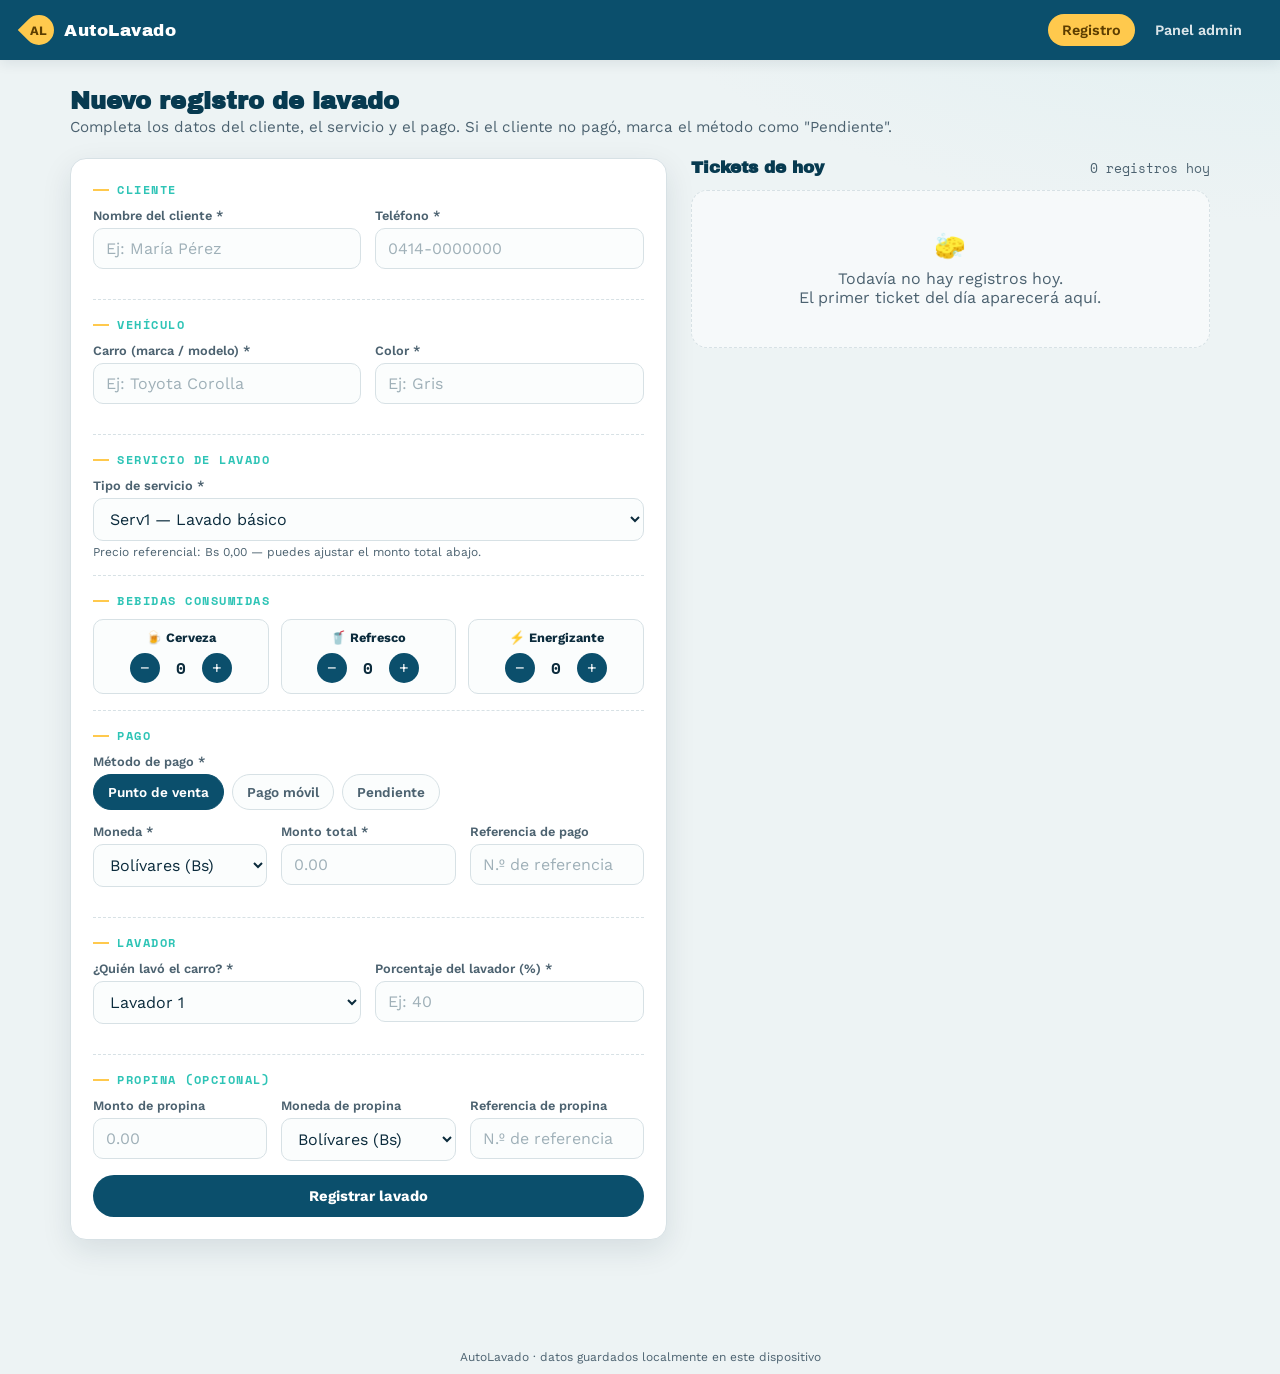
<file: autolavado/index.html>
<!DOCTYPE html>
<html lang="es">
<head>
<meta charset="UTF-8">
<meta name="viewport" content="width=device-width, initial-scale=1.0">
<title>AutoLavado — Registro</title>
<style>
/* =========================================================
   AutoLavado — Sistema de registro y panel administrativo
   Paleta: agua/jabón (azul profundo + turquesa + amarillo espuma)
   ========================================================= */

@import url('https://fonts.googleapis.com/css2?family=Archivo+Black&family=Work+Sans:wght@400;500;600;700&family=Space+Mono:wght@400;700&display=swap');

:root{
  --bg: #EDF3F4;
  --bg-soft: #E1ECEE;
  --surface: #FFFFFF;
  --ink: #0B2B3C;
  --ink-soft: #4C6270;
  --primary: #0B4F6C;
  --primary-dark: #073A50;
  --accent: #FFC94D;
  --accent-ink: #5C3D00;
  --aqua: #2EC4B6;
  --danger: #E4572E;
  --danger-bg: #FDEAE3;
  --success: #2E933C;
  --success-bg: #E6F4E8;
  --pending: #E08E00;
  --pending-bg: #FFF3DC;
  --border: #D7E1E5;
  --radius: 16px;
  --radius-sm: 10px;
  --shadow: 0 10px 30px rgba(11,43,60,0.10);
  --shadow-sm: 0 4px 12px rgba(11,43,60,0.08);
  --font-display: 'Archivo Black', 'Work Sans', sans-serif;
  --font-body: 'Work Sans', sans-serif;
  --font-mono: 'Space Mono', monospace;
}

*, *::before, *::after{ box-sizing: border-box; }

html{ scroll-behavior: smooth; }

body{
  margin:0;
  font-family: var(--font-body);
  color: var(--ink);
  background:
    radial-gradient(1200px 600px at 100% -10%, #DCEEF0 0%, transparent 60%),
    var(--bg);
  min-height: 100vh;
  -webkit-font-smoothing: antialiased;
}

a{ color: inherit; }

button, input, select, textarea{ font-family: inherit; font-size: 1rem; }

/* ---------- Header / nav ---------- */
.top-nav{
  position: sticky;
  top:0;
  z-index: 40;
  display:flex;
  align-items:center;
  justify-content:space-between;
  padding: 14px 24px;
  background: var(--primary);
  color:#fff;
  box-shadow: var(--shadow-sm);
}
.brand{
  display:flex;
  align-items:center;
  gap:10px;
  font-family: var(--font-display);
  letter-spacing: 0.5px;
  font-size: 1.05rem;
  text-decoration:none;
  color:#fff;
}
.brand .drop{
  width: 30px; height: 30px;
  display:grid; place-items:center;
  background: var(--accent);
  border-radius: 50% 50% 50% 0;
  transform: rotate(45deg);
  color: var(--accent-ink);
  font-family: var(--font-body);
  font-weight: 700;
  font-size: .8rem;
}
.brand .drop span{ transform: rotate(-45deg); }

.nav-links{ display:flex; gap:6px; }
.nav-links a{
  text-decoration:none;
  color: rgba(255,255,255,0.85);
  font-weight:600;
  font-size:.9rem;
  padding: 8px 14px;
  border-radius: 999px;
  transition: background .15s ease, color .15s ease;
}
.nav-links a:hover{ background: rgba(255,255,255,0.12); color:#fff; }
.nav-links a.active{ background: var(--accent); color: var(--accent-ink); }

/* ---------- Layout ---------- */
.page{
  max-width: 1180px;
  margin: 0 auto;
  padding: 28px 20px 80px;
}
.page-head{
  margin-bottom: 22px;
}
.page-head h1{
  font-family: var(--font-display);
  font-size: 1.5rem;
  margin: 0 0 4px;
  color: var(--primary-dark);
}
.page-head p{
  margin:0;
  color: var(--ink-soft);
  font-size: .95rem;
}

.grid-2{
  display:grid;
  grid-template-columns: minmax(0,1.15fr) minmax(0,1fr);
  gap: 24px;
  align-items:start;
}
@media (max-width: 900px){
  .grid-2{ grid-template-columns: 1fr; }
}

/* ---------- Card / secciones de formulario ---------- */
.card{
  background: var(--surface);
  border-radius: var(--radius);
  box-shadow: var(--shadow);
  padding: 22px;
  border: 1px solid var(--border);
}

.form-section{
  border-top: 1px dashed var(--border);
  padding-top: 16px;
  margin-top: 16px;
}
.form-section:first-of-type{ border-top:none; margin-top:0; padding-top:0; }

.section-eyebrow{
  font-family: var(--font-mono);
  font-size: .72rem;
  letter-spacing: 1.5px;
  text-transform: uppercase;
  color: var(--aqua);
  font-weight:700;
  display:flex;
  align-items:center;
  gap:8px;
  margin-bottom: 10px;
}
.section-eyebrow::before{
  content:"";
  width: 16px; height: 2px;
  background: var(--accent);
  display:inline-block;
}

.field-row{
  display:grid;
  grid-template-columns: repeat(2, 1fr);
  gap: 14px;
}
.field-row.thirds{ grid-template-columns: repeat(3, 1fr); }
@media (max-width: 560px){
  .field-row, .field-row.thirds{ grid-template-columns: 1fr; }
}

label{
  display:block;
  font-size: .8rem;
  font-weight: 600;
  color: var(--ink-soft);
  margin-bottom: 5px;
}
.field{ margin-bottom: 14px; }

input[type=text], input[type=tel], input[type=number], input[type=date], select, textarea{
  width:100%;
  padding: 10px 12px;
  border: 1.5px solid var(--border);
  border-radius: var(--radius-sm);
  background: #FBFDFD;
  color: var(--ink);
  outline: none;
  transition: border-color .15s ease, box-shadow .15s ease;
}
input:focus, select:focus, textarea:focus{
  border-color: var(--primary);
  box-shadow: 0 0 0 3px rgba(11,79,108,0.12);
}
input::placeholder{ color: #9FB0B8; }

.hint{ font-size: .75rem; color: var(--ink-soft); margin-top: 4px; }

/* Segmented control (método de pago) */
.segmented{
  display:flex;
  gap: 8px;
  flex-wrap: wrap;
}
.segmented input{ display:none; }
.segmented label{
  margin:0;
  cursor:pointer;
  padding: 9px 14px;
  border-radius: 999px;
  border: 1.5px solid var(--border);
  background: #FBFDFD;
  font-size: .85rem;
  font-weight:600;
  color: var(--ink-soft);
  transition: all .15s ease;
}
.segmented input:checked + label{
  background: var(--primary);
  border-color: var(--primary);
  color:#fff;
}
.segmented input[value="pendiente"]:checked + label{
  background: var(--pending);
  border-color: var(--pending);
}

/* Contador de bebidas */
.drink-grid{
  display:grid;
  grid-template-columns: repeat(3, 1fr);
  gap: 12px;
}
@media (max-width: 560px){ .drink-grid{ grid-template-columns: 1fr; } }
.drink-card{
  border: 1.5px solid var(--border);
  border-radius: var(--radius-sm);
  padding: 10px 12px;
  text-align:center;
  background: #FBFDFD;
}
.drink-card .drink-label{
  font-size: .8rem;
  font-weight:700;
  color: var(--ink);
  margin-bottom: 8px;
  display:flex;
  align-items:center;
  justify-content:center;
  gap:6px;
}
.stepper{
  display:flex;
  align-items:center;
  justify-content:center;
  gap: 10px;
}
.stepper button{
  width: 30px; height:30px;
  border-radius: 50%;
  border: none;
  background: var(--primary);
  color:#fff;
  font-size: 1rem;
  cursor:pointer;
  line-height:1;
}
.stepper button:hover{ background: var(--primary-dark); }
.stepper span{
  font-family: var(--font-mono);
  font-weight:700;
  min-width: 22px;
  display:inline-block;
}

/* ---------- Botones ---------- */
.btn{
  display:inline-flex;
  align-items:center;
  justify-content:center;
  gap:8px;
  border:none;
  border-radius: 999px;
  padding: 12px 22px;
  font-weight: 700;
  font-size: .92rem;
  cursor:pointer;
  transition: transform .1s ease, background .15s ease, box-shadow .15s ease;
}
.btn:active{ transform: scale(0.97); }
.btn-primary{ background: var(--primary); color:#fff; }
.btn-primary:hover{ background: var(--primary-dark); }
.btn-accent{ background: var(--accent); color: var(--accent-ink); }
.btn-accent:hover{ filter: brightness(0.96); }
.btn-ghost{ background: transparent; color: var(--primary); border: 1.5px solid var(--border); }
.btn-ghost:hover{ border-color: var(--primary); }
.btn-danger{ background: var(--danger-bg); color: var(--danger); }
.btn-danger:hover{ background: #FADCD2; }
.btn-sm{ padding: 7px 14px; font-size: .78rem; }
.btn-block{ width:100%; }

/* ---------- Tickets ---------- */
.tickets-head{
  display:flex;
  align-items:baseline;
  justify-content:space-between;
  margin-bottom: 12px;
}
.tickets-head h2{
  font-family: var(--font-display);
  font-size: 1.05rem;
  color: var(--primary-dark);
  margin:0;
}
.tickets-head .count{
  font-family: var(--font-mono);
  font-size: .8rem;
  color: var(--ink-soft);
}

.ticket-list{ display:flex; flex-direction:column; gap: 22px; }

.ticket{
  position:relative;
  background: var(--surface);
  border-radius: var(--radius-sm) var(--radius-sm) 0 0;
  box-shadow: var(--shadow-sm);
  padding: 18px 18px 22px;
  border: 1px solid var(--border);
  border-bottom: none;
}
.ticket::after{
  content:"";
  position:absolute;
  left:0; right:0; bottom:-16px;
  height:16px;
  background-image: radial-gradient(circle at 8px 0, transparent 8px, var(--surface) 8.5px);
  background-size: 16px 16px;
  background-repeat: repeat-x;
  filter: drop-shadow(0 8px 6px rgba(11,43,60,0.05));
}
.ticket-top{
  display:flex;
  justify-content:space-between;
  align-items:flex-start;
  gap: 10px;
}
.ticket-client{ font-weight:700; font-size: 1rem; }
.ticket-sub{ font-size: .78rem; color: var(--ink-soft); margin-top:2px; }
.stamp{
  font-family: var(--font-mono);
  font-size: .68rem;
  font-weight:700;
  letter-spacing: 1px;
  padding: 5px 10px;
  border-radius: 6px;
  border: 2px solid currentColor;
  text-transform: uppercase;
  transform: rotate(3deg);
  white-space: nowrap;
}
.stamp.pagado{ color: var(--success); background: var(--success-bg); }
.stamp.pendiente{ color: var(--pending); background: var(--pending-bg); }

.ticket-divider{
  border-top: 1px dashed var(--border);
  margin: 12px 0;
}
.ticket-grid{
  display:grid;
  grid-template-columns: repeat(2, 1fr);
  gap: 6px 16px;
  font-size: .84rem;
}
.ticket-grid .lbl{ color: var(--ink-soft); }
.ticket-grid .val{ font-weight:600; text-align:right; }
.ticket-amount{
  font-family: var(--font-mono);
  font-weight:700;
  font-size: 1.05rem;
  color: var(--primary-dark);
}
.ticket-actions{ margin-top: 14px; display:flex; gap:8px; flex-wrap:wrap; }

.empty-state{
  text-align:center;
  padding: 40px 20px;
  color: var(--ink-soft);
  border: 1.5px dashed var(--border);
  border-radius: var(--radius);
  background: rgba(255,255,255,0.5);
}
.empty-state .icon{ font-size: 1.6rem; margin-bottom: 8px; }

/* Mini formulario inline (marcar pagado) */
.inline-pay-form{
  margin-top: 12px;
  padding: 12px;
  border-radius: var(--radius-sm);
  background: var(--bg-soft);
  display:none;
}
.inline-pay-form.open{ display:block; }

/* ---------- Toast ---------- */
.toast{
  position: fixed;
  bottom: 24px;
  left: 50%;
  transform: translateX(-50%) translateY(20px);
  background: var(--primary-dark);
  color:#fff;
  padding: 12px 20px;
  border-radius: 999px;
  font-weight:600;
  font-size: .88rem;
  box-shadow: var(--shadow);
  opacity:0;
  pointer-events:none;
  transition: all .25s ease;
  z-index: 100;
}
.toast.show{ opacity:1; transform: translateX(-50%) translateY(0); }

/* =========================================================
   PANEL ADMINISTRATIVO
   ========================================================= */
.admin-shell{
  display:grid;
  grid-template-columns: 220px 1fr;
  gap: 22px;
}
@media (max-width: 820px){
  .admin-shell{ grid-template-columns: 1fr; }
}
.admin-tabs{
  display:flex;
  flex-direction:column;
  gap:4px;
  background: var(--surface);
  border: 1px solid var(--border);
  border-radius: var(--radius);
  padding: 10px;
  height: fit-content;
  box-shadow: var(--shadow-sm);
}
@media (max-width: 820px){
  .admin-tabs{ flex-direction:row; overflow-x:auto; }
}
.admin-tab-btn{
  text-align:left;
  background:transparent;
  border:none;
  padding: 10px 12px;
  border-radius: var(--radius-sm);
  font-weight:600;
  color: var(--ink-soft);
  cursor:pointer;
  font-size: .88rem;
  white-space:nowrap;
}
.admin-tab-btn:hover{ background: var(--bg-soft); }
.admin-tab-btn.active{ background: var(--primary); color:#fff; }

.admin-panel{ display:none; }
.admin-panel.active{ display:block; }

.kpi-grid{
  display:grid;
  grid-template-columns: repeat(4, 1fr);
  gap: 14px;
  margin-bottom: 22px;
}
@media (max-width: 900px){ .kpi-grid{ grid-template-columns: repeat(2,1fr); } }
@media (max-width: 480px){ .kpi-grid{ grid-template-columns: 1fr; } }
.kpi{
  background: var(--surface);
  border: 1px solid var(--border);
  border-radius: var(--radius-sm);
  padding: 16px;
  box-shadow: var(--shadow-sm);
}
.kpi .kpi-label{
  font-family: var(--font-mono);
  font-size: .68rem;
  text-transform: uppercase;
  letter-spacing: 1px;
  color: var(--aqua);
  font-weight:700;
}
.kpi .kpi-value{
  font-family: var(--font-display);
  font-size: 1.35rem;
  color: var(--primary-dark);
  margin-top: 6px;
}
.kpi .kpi-sub{ font-size: .74rem; color: var(--ink-soft); margin-top:2px; }

.filters-bar{
  display:flex;
  flex-wrap:wrap;
  gap: 10px;
  align-items:flex-end;
  background: var(--surface);
  border: 1px solid var(--border);
  border-radius: var(--radius-sm);
  padding: 14px;
  margin-bottom: 18px;
}
.filters-bar .field{ margin-bottom:0; min-width: 140px; }

.table-wrap{
  overflow-x:auto;
  background: var(--surface);
  border: 1px solid var(--border);
  border-radius: var(--radius-sm);
  box-shadow: var(--shadow-sm);
}
table{ width:100%; border-collapse: collapse; font-size: .82rem; min-width: 900px; }
thead th{
  text-align:left;
  background: var(--bg-soft);
  color: var(--primary-dark);
  font-family: var(--font-mono);
  font-size: .68rem;
  text-transform: uppercase;
  letter-spacing: .6px;
  padding: 10px 12px;
  border-bottom: 1px solid var(--border);
  white-space:nowrap;
}
tbody td{
  padding: 10px 12px;
  border-bottom: 1px solid var(--border);
  vertical-align: middle;
  white-space:nowrap;
}
tbody tr:last-child td{ border-bottom:none; }
tbody tr:hover{ background: rgba(46,196,182,0.05); }

.badge{
  display:inline-block;
  padding: 3px 9px;
  border-radius: 999px;
  font-size: .7rem;
  font-weight:700;
}
.badge.pagado{ background: var(--success-bg); color: var(--success); }
.badge.pendiente{ background: var(--pending-bg); color: var(--pending); }

.row-actions{ display:flex; gap:6px; }

.manager-head{
  display:flex;
  justify-content:space-between;
  align-items:center;
  margin-bottom: 14px;
}
.manager-head h2{
  font-family: var(--font-display);
  font-size: 1.1rem;
  color: var(--primary-dark);
  margin:0;
}

.manage-list{ display:flex; flex-direction:column; gap:10px; }
.manage-item{
  display:flex;
  align-items:center;
  gap:12px;
  background: var(--surface);
  border: 1px solid var(--border);
  border-radius: var(--radius-sm);
  padding: 12px 14px;
  box-shadow: var(--shadow-sm);
  flex-wrap:wrap;
}
.manage-item .mi-fields{
  display:flex;
  gap:10px;
  flex:1;
  flex-wrap:wrap;
}
.manage-item .mi-fields .field{ margin-bottom:0; min-width: 120px; flex:1; }

/* Modal */
.modal-backdrop{
  position:fixed; inset:0;
  background: rgba(11,43,60,0.45);
  display:none;
  align-items:center;
  justify-content:center;
  z-index: 90;
  padding: 20px;
}
.modal-backdrop.open{ display:flex; }
.modal{
  background:#fff;
  border-radius: var(--radius);
  padding: 22px;
  max-width: 420px;
  width:100%;
  box-shadow: var(--shadow);
}
.modal h3{ font-family: var(--font-display); color: var(--primary-dark); margin-top:0; }
.modal-actions{ display:flex; gap:10px; justify-content:flex-end; margin-top: 16px; }

footer.small-print{
  text-align:center;
  color: var(--ink-soft);
  font-size: .75rem;
  padding: 30px 20px 10px;
}

</style>
</head>
<body>

<nav class="top-nav">
  <a href="index.html" class="brand"><span class="drop"><span>AL</span></span> AutoLavado</a>
  <div class="nav-links">
    <a href="index.html" class="active">Registro</a>
    <a href="admin.html">Panel admin</a>
  </div>
</nav>

<div class="page">
  <div class="page-head">
    <h1>Nuevo registro de lavado</h1>
    <p>Completa los datos del cliente, el servicio y el pago. Si el cliente no pagó, marca el método como "Pendiente".</p>
  </div>

  <div class="grid-2">
    <!-- ============ FORMULARIO ============ -->
    <div class="card">
      <form id="form-registro">

        <div class="form-section">
          <div class="section-eyebrow">Cliente</div>
          <div class="field-row">
            <div class="field">
              <label for="clienteNombre">Nombre del cliente *</label>
              <input type="text" id="clienteNombre" required placeholder="Ej: María Pérez">
            </div>
            <div class="field">
              <label for="clienteTelefono">Teléfono *</label>
              <input type="tel" id="clienteTelefono" required placeholder="0414-0000000">
            </div>
          </div>
        </div>

        <div class="form-section">
          <div class="section-eyebrow">Vehículo</div>
          <div class="field-row">
            <div class="field">
              <label for="carroModelo">Carro (marca / modelo) *</label>
              <input type="text" id="carroModelo" required placeholder="Ej: Toyota Corolla">
            </div>
            <div class="field">
              <label for="carroColor">Color *</label>
              <input type="text" id="carroColor" required placeholder="Ej: Gris">
            </div>
          </div>
        </div>

        <div class="form-section">
          <div class="section-eyebrow">Servicio de lavado</div>
          <div class="field">
            <label for="servicioSelect">Tipo de servicio *</label>
            <select id="servicioSelect" required></select>
            <div class="hint" id="servicioPrecioHint"></div>
          </div>
        </div>

        <div class="form-section">
          <div class="section-eyebrow">Bebidas consumidas</div>
          <div class="drink-grid">
            <div class="drink-card">
              <div class="drink-label">🍺 Cerveza</div>
              <div class="stepper">
                <button type="button" data-drink="cerveza" data-op="-">−</button>
                <span id="qty-cerveza">0</span>
                <button type="button" data-drink="cerveza" data-op="+">+</button>
              </div>
            </div>
            <div class="drink-card">
              <div class="drink-label">🥤 Refresco</div>
              <div class="stepper">
                <button type="button" data-drink="refresco" data-op="-">−</button>
                <span id="qty-refresco">0</span>
                <button type="button" data-drink="refresco" data-op="+">+</button>
              </div>
            </div>
            <div class="drink-card">
              <div class="drink-label">⚡ Energizante</div>
              <div class="stepper">
                <button type="button" data-drink="energizante" data-op="-">−</button>
                <span id="qty-energizante">0</span>
                <button type="button" data-drink="energizante" data-op="+">+</button>
              </div>
            </div>
          </div>
        </div>

        <div class="form-section">
          <div class="section-eyebrow">Pago</div>
          <div class="field">
            <label>Método de pago *</label>
            <div class="segmented" id="metodoPagoGroup">
              <input type="radio" name="metodoPago" id="metodo-punto" value="punto" checked>
              <label for="metodo-punto">Punto de venta</label>
              <input type="radio" name="metodoPago" id="metodo-movil" value="movil">
              <label for="metodo-movil">Pago móvil</label>
              <input type="radio" name="metodoPago" id="metodo-pendiente" value="pendiente">
              <label for="metodo-pendiente">Pendiente</label>
            </div>
          </div>
          <div class="field-row thirds">
            <div class="field">
              <label for="monedaPago">Moneda *</label>
              <select id="monedaPago" required>
                <option value="Bs">Bolívares (Bs)</option>
                <option value="USD">Dólares ($)</option>
              </select>
            </div>
            <div class="field">
              <label for="montoTotal">Monto total *</label>
              <input type="number" id="montoTotal" min="0" step="0.01" required placeholder="0.00">
            </div>
            <div class="field" id="referenciaWrap">
              <label for="referenciaPago">Referencia de pago</label>
              <input type="text" id="referenciaPago" placeholder="N.º de referencia">
            </div>
          </div>
        </div>

        <div class="form-section">
          <div class="section-eyebrow">Lavador</div>
          <div class="field-row">
            <div class="field">
              <label for="lavadorSelect">¿Quién lavó el carro? *</label>
              <select id="lavadorSelect" required></select>
            </div>
            <div class="field">
              <label for="porcentajeLavador">Porcentaje del lavador (%) *</label>
              <input type="number" id="porcentajeLavador" min="0" max="100" step="1" required placeholder="Ej: 40">
            </div>
          </div>
        </div>

        <div class="form-section">
          <div class="section-eyebrow">Propina (opcional)</div>
          <div class="field-row thirds">
            <div class="field">
              <label for="propinaMonto">Monto de propina</label>
              <input type="number" id="propinaMonto" min="0" step="0.01" placeholder="0.00">
            </div>
            <div class="field">
              <label for="propinaMoneda">Moneda de propina</label>
              <select id="propinaMoneda">
                <option value="Bs">Bolívares (Bs)</option>
                <option value="USD">Dólares ($)</option>
              </select>
            </div>
            <div class="field">
              <label for="propinaReferencia">Referencia de propina</label>
              <input type="text" id="propinaReferencia" placeholder="N.º de referencia">
            </div>
          </div>
        </div>

        <button type="submit" class="btn btn-primary btn-block">Registrar lavado</button>
      </form>
    </div>

    <!-- ============ TICKETS DEL DÍA ============ -->
    <div>
      <div class="tickets-head">
        <h2>Tickets de hoy</h2>
        <span class="count" id="ticketsCount">0 registros</span>
      </div>
      <div class="ticket-list" id="ticketList"></div>
    </div>
  </div>
</div>

<div class="toast" id="toast"></div>

<footer class="small-print">AutoLavado · datos guardados localmente en este dispositivo</footer>

<script src="js/data.js"></script>
<script src="js/registro.js"></script>
</body>
</html>
</file>
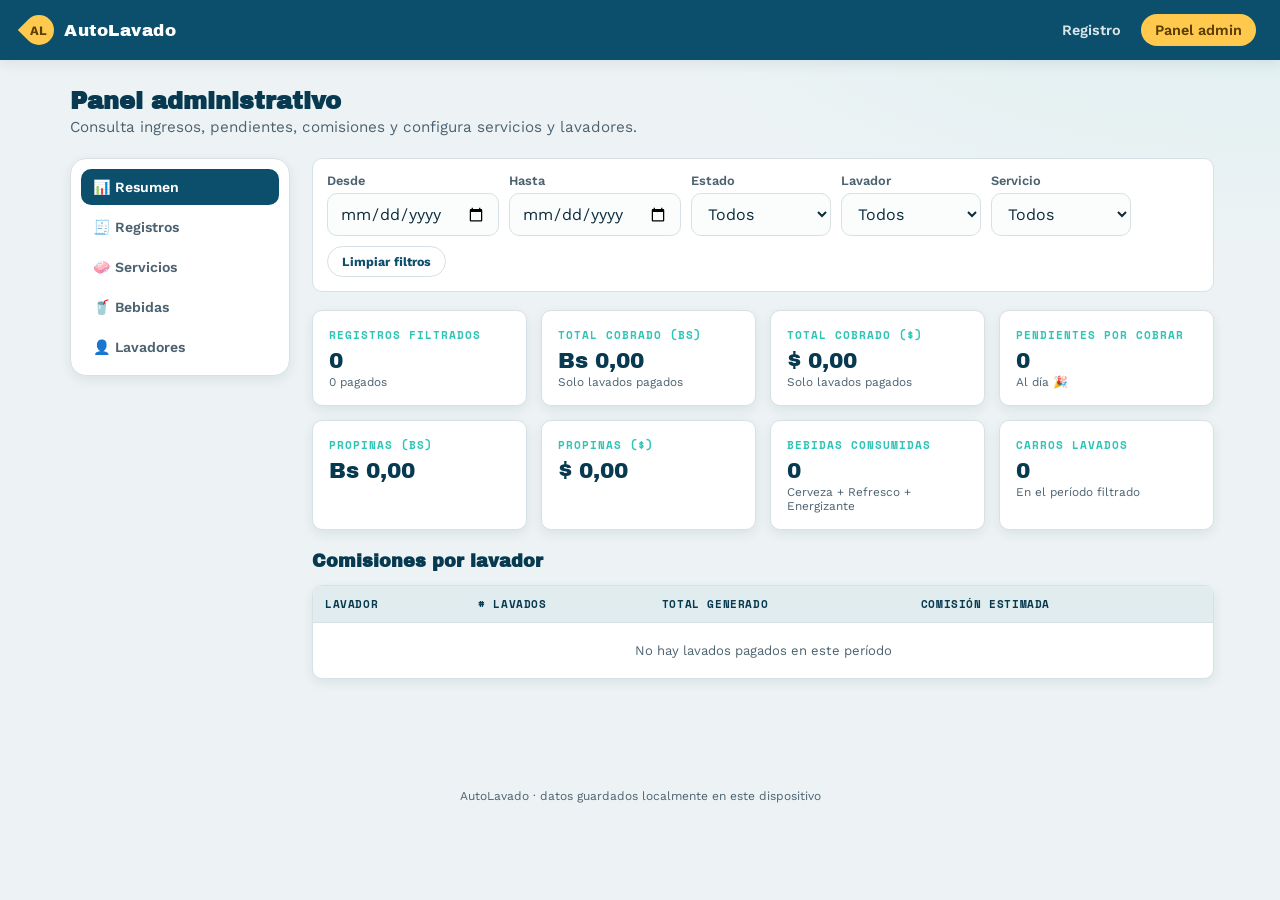
<file: autolavado/admin.html>
<!DOCTYPE html>
<html lang="es">
<head>
<meta charset="UTF-8">
<meta name="viewport" content="width=device-width, initial-scale=1.0">
<title>AutoLavado — Panel administrativo</title>
<style>
/* =========================================================
   AutoLavado — Sistema de registro y panel administrativo
   Paleta: agua/jabón (azul profundo + turquesa + amarillo espuma)
   ========================================================= */

@import url('https://fonts.googleapis.com/css2?family=Archivo+Black&family=Work+Sans:wght@400;500;600;700&family=Space+Mono:wght@400;700&display=swap');

:root{
  --bg: #EDF3F4;
  --bg-soft: #E1ECEE;
  --surface: #FFFFFF;
  --ink: #0B2B3C;
  --ink-soft: #4C6270;
  --primary: #0B4F6C;
  --primary-dark: #073A50;
  --accent: #FFC94D;
  --accent-ink: #5C3D00;
  --aqua: #2EC4B6;
  --danger: #E4572E;
  --danger-bg: #FDEAE3;
  --success: #2E933C;
  --success-bg: #E6F4E8;
  --pending: #E08E00;
  --pending-bg: #FFF3DC;
  --border: #D7E1E5;
  --radius: 16px;
  --radius-sm: 10px;
  --shadow: 0 10px 30px rgba(11,43,60,0.10);
  --shadow-sm: 0 4px 12px rgba(11,43,60,0.08);
  --font-display: 'Archivo Black', 'Work Sans', sans-serif;
  --font-body: 'Work Sans', sans-serif;
  --font-mono: 'Space Mono', monospace;
}

*, *::before, *::after{ box-sizing: border-box; }

html{ scroll-behavior: smooth; }

body{
  margin:0;
  font-family: var(--font-body);
  color: var(--ink);
  background:
    radial-gradient(1200px 600px at 100% -10%, #DCEEF0 0%, transparent 60%),
    var(--bg);
  min-height: 100vh;
  -webkit-font-smoothing: antialiased;
}

a{ color: inherit; }

button, input, select, textarea{ font-family: inherit; font-size: 1rem; }

/* ---------- Header / nav ---------- */
.top-nav{
  position: sticky;
  top:0;
  z-index: 40;
  display:flex;
  align-items:center;
  justify-content:space-between;
  padding: 14px 24px;
  background: var(--primary);
  color:#fff;
  box-shadow: var(--shadow-sm);
}
.brand{
  display:flex;
  align-items:center;
  gap:10px;
  font-family: var(--font-display);
  letter-spacing: 0.5px;
  font-size: 1.05rem;
  text-decoration:none;
  color:#fff;
}
.brand .drop{
  width: 30px; height: 30px;
  display:grid; place-items:center;
  background: var(--accent);
  border-radius: 50% 50% 50% 0;
  transform: rotate(45deg);
  color: var(--accent-ink);
  font-family: var(--font-body);
  font-weight: 700;
  font-size: .8rem;
}
.brand .drop span{ transform: rotate(-45deg); }

.nav-links{ display:flex; gap:6px; }
.nav-links a{
  text-decoration:none;
  color: rgba(255,255,255,0.85);
  font-weight:600;
  font-size:.9rem;
  padding: 8px 14px;
  border-radius: 999px;
  transition: background .15s ease, color .15s ease;
}
.nav-links a:hover{ background: rgba(255,255,255,0.12); color:#fff; }
.nav-links a.active{ background: var(--accent); color: var(--accent-ink); }

/* ---------- Layout ---------- */
.page{
  max-width: 1180px;
  margin: 0 auto;
  padding: 28px 20px 80px;
}
.page-head{
  margin-bottom: 22px;
}
.page-head h1{
  font-family: var(--font-display);
  font-size: 1.5rem;
  margin: 0 0 4px;
  color: var(--primary-dark);
}
.page-head p{
  margin:0;
  color: var(--ink-soft);
  font-size: .95rem;
}

.grid-2{
  display:grid;
  grid-template-columns: minmax(0,1.15fr) minmax(0,1fr);
  gap: 24px;
  align-items:start;
}
@media (max-width: 900px){
  .grid-2{ grid-template-columns: 1fr; }
}

/* ---------- Card / secciones de formulario ---------- */
.card{
  background: var(--surface);
  border-radius: var(--radius);
  box-shadow: var(--shadow);
  padding: 22px;
  border: 1px solid var(--border);
}

.form-section{
  border-top: 1px dashed var(--border);
  padding-top: 16px;
  margin-top: 16px;
}
.form-section:first-of-type{ border-top:none; margin-top:0; padding-top:0; }

.section-eyebrow{
  font-family: var(--font-mono);
  font-size: .72rem;
  letter-spacing: 1.5px;
  text-transform: uppercase;
  color: var(--aqua);
  font-weight:700;
  display:flex;
  align-items:center;
  gap:8px;
  margin-bottom: 10px;
}
.section-eyebrow::before{
  content:"";
  width: 16px; height: 2px;
  background: var(--accent);
  display:inline-block;
}

.field-row{
  display:grid;
  grid-template-columns: repeat(2, 1fr);
  gap: 14px;
}
.field-row.thirds{ grid-template-columns: repeat(3, 1fr); }
@media (max-width: 560px){
  .field-row, .field-row.thirds{ grid-template-columns: 1fr; }
}

label{
  display:block;
  font-size: .8rem;
  font-weight: 600;
  color: var(--ink-soft);
  margin-bottom: 5px;
}
.field{ margin-bottom: 14px; }

input[type=text], input[type=tel], input[type=number], input[type=date], select, textarea{
  width:100%;
  padding: 10px 12px;
  border: 1.5px solid var(--border);
  border-radius: var(--radius-sm);
  background: #FBFDFD;
  color: var(--ink);
  outline: none;
  transition: border-color .15s ease, box-shadow .15s ease;
}
input:focus, select:focus, textarea:focus{
  border-color: var(--primary);
  box-shadow: 0 0 0 3px rgba(11,79,108,0.12);
}
input::placeholder{ color: #9FB0B8; }

.hint{ font-size: .75rem; color: var(--ink-soft); margin-top: 4px; }

/* Segmented control (método de pago) */
.segmented{
  display:flex;
  gap: 8px;
  flex-wrap: wrap;
}
.segmented input{ display:none; }
.segmented label{
  margin:0;
  cursor:pointer;
  padding: 9px 14px;
  border-radius: 999px;
  border: 1.5px solid var(--border);
  background: #FBFDFD;
  font-size: .85rem;
  font-weight:600;
  color: var(--ink-soft);
  transition: all .15s ease;
}
.segmented input:checked + label{
  background: var(--primary);
  border-color: var(--primary);
  color:#fff;
}
.segmented input[value="pendiente"]:checked + label{
  background: var(--pending);
  border-color: var(--pending);
}

/* Contador de bebidas */
.drink-grid{
  display:grid;
  grid-template-columns: repeat(3, 1fr);
  gap: 12px;
}
@media (max-width: 560px){ .drink-grid{ grid-template-columns: 1fr; } }
.drink-card{
  border: 1.5px solid var(--border);
  border-radius: var(--radius-sm);
  padding: 10px 12px;
  text-align:center;
  background: #FBFDFD;
}
.drink-card .drink-label{
  font-size: .8rem;
  font-weight:700;
  color: var(--ink);
  margin-bottom: 8px;
  display:flex;
  align-items:center;
  justify-content:center;
  gap:6px;
}
.stepper{
  display:flex;
  align-items:center;
  justify-content:center;
  gap: 10px;
}
.stepper button{
  width: 30px; height:30px;
  border-radius: 50%;
  border: none;
  background: var(--primary);
  color:#fff;
  font-size: 1rem;
  cursor:pointer;
  line-height:1;
}
.stepper button:hover{ background: var(--primary-dark); }
.stepper span{
  font-family: var(--font-mono);
  font-weight:700;
  min-width: 22px;
  display:inline-block;
}

/* ---------- Botones ---------- */
.btn{
  display:inline-flex;
  align-items:center;
  justify-content:center;
  gap:8px;
  border:none;
  border-radius: 999px;
  padding: 12px 22px;
  font-weight: 700;
  font-size: .92rem;
  cursor:pointer;
  transition: transform .1s ease, background .15s ease, box-shadow .15s ease;
}
.btn:active{ transform: scale(0.97); }
.btn-primary{ background: var(--primary); color:#fff; }
.btn-primary:hover{ background: var(--primary-dark); }
.btn-accent{ background: var(--accent); color: var(--accent-ink); }
.btn-accent:hover{ filter: brightness(0.96); }
.btn-ghost{ background: transparent; color: var(--primary); border: 1.5px solid var(--border); }
.btn-ghost:hover{ border-color: var(--primary); }
.btn-danger{ background: var(--danger-bg); color: var(--danger); }
.btn-danger:hover{ background: #FADCD2; }
.btn-sm{ padding: 7px 14px; font-size: .78rem; }
.btn-block{ width:100%; }

/* ---------- Tickets ---------- */
.tickets-head{
  display:flex;
  align-items:baseline;
  justify-content:space-between;
  margin-bottom: 12px;
}
.tickets-head h2{
  font-family: var(--font-display);
  font-size: 1.05rem;
  color: var(--primary-dark);
  margin:0;
}
.tickets-head .count{
  font-family: var(--font-mono);
  font-size: .8rem;
  color: var(--ink-soft);
}

.ticket-list{ display:flex; flex-direction:column; gap: 22px; }

.ticket{
  position:relative;
  background: var(--surface);
  border-radius: var(--radius-sm) var(--radius-sm) 0 0;
  box-shadow: var(--shadow-sm);
  padding: 18px 18px 22px;
  border: 1px solid var(--border);
  border-bottom: none;
}
.ticket::after{
  content:"";
  position:absolute;
  left:0; right:0; bottom:-16px;
  height:16px;
  background-image: radial-gradient(circle at 8px 0, transparent 8px, var(--surface) 8.5px);
  background-size: 16px 16px;
  background-repeat: repeat-x;
  filter: drop-shadow(0 8px 6px rgba(11,43,60,0.05));
}
.ticket-top{
  display:flex;
  justify-content:space-between;
  align-items:flex-start;
  gap: 10px;
}
.ticket-client{ font-weight:700; font-size: 1rem; }
.ticket-sub{ font-size: .78rem; color: var(--ink-soft); margin-top:2px; }
.stamp{
  font-family: var(--font-mono);
  font-size: .68rem;
  font-weight:700;
  letter-spacing: 1px;
  padding: 5px 10px;
  border-radius: 6px;
  border: 2px solid currentColor;
  text-transform: uppercase;
  transform: rotate(3deg);
  white-space: nowrap;
}
.stamp.pagado{ color: var(--success); background: var(--success-bg); }
.stamp.pendiente{ color: var(--pending); background: var(--pending-bg); }

.ticket-divider{
  border-top: 1px dashed var(--border);
  margin: 12px 0;
}
.ticket-grid{
  display:grid;
  grid-template-columns: repeat(2, 1fr);
  gap: 6px 16px;
  font-size: .84rem;
}
.ticket-grid .lbl{ color: var(--ink-soft); }
.ticket-grid .val{ font-weight:600; text-align:right; }
.ticket-amount{
  font-family: var(--font-mono);
  font-weight:700;
  font-size: 1.05rem;
  color: var(--primary-dark);
}
.ticket-actions{ margin-top: 14px; display:flex; gap:8px; flex-wrap:wrap; }

.empty-state{
  text-align:center;
  padding: 40px 20px;
  color: var(--ink-soft);
  border: 1.5px dashed var(--border);
  border-radius: var(--radius);
  background: rgba(255,255,255,0.5);
}
.empty-state .icon{ font-size: 1.6rem; margin-bottom: 8px; }

/* Mini formulario inline (marcar pagado) */
.inline-pay-form{
  margin-top: 12px;
  padding: 12px;
  border-radius: var(--radius-sm);
  background: var(--bg-soft);
  display:none;
}
.inline-pay-form.open{ display:block; }

/* ---------- Toast ---------- */
.toast{
  position: fixed;
  bottom: 24px;
  left: 50%;
  transform: translateX(-50%) translateY(20px);
  background: var(--primary-dark);
  color:#fff;
  padding: 12px 20px;
  border-radius: 999px;
  font-weight:600;
  font-size: .88rem;
  box-shadow: var(--shadow);
  opacity:0;
  pointer-events:none;
  transition: all .25s ease;
  z-index: 100;
}
.toast.show{ opacity:1; transform: translateX(-50%) translateY(0); }

/* =========================================================
   PANEL ADMINISTRATIVO
   ========================================================= */
.admin-shell{
  display:grid;
  grid-template-columns: 220px 1fr;
  gap: 22px;
}
@media (max-width: 820px){
  .admin-shell{ grid-template-columns: 1fr; }
}
.admin-tabs{
  display:flex;
  flex-direction:column;
  gap:4px;
  background: var(--surface);
  border: 1px solid var(--border);
  border-radius: var(--radius);
  padding: 10px;
  height: fit-content;
  box-shadow: var(--shadow-sm);
}
@media (max-width: 820px){
  .admin-tabs{ flex-direction:row; overflow-x:auto; }
}
.admin-tab-btn{
  text-align:left;
  background:transparent;
  border:none;
  padding: 10px 12px;
  border-radius: var(--radius-sm);
  font-weight:600;
  color: var(--ink-soft);
  cursor:pointer;
  font-size: .88rem;
  white-space:nowrap;
}
.admin-tab-btn:hover{ background: var(--bg-soft); }
.admin-tab-btn.active{ background: var(--primary); color:#fff; }

.admin-panel{ display:none; }
.admin-panel.active{ display:block; }

.kpi-grid{
  display:grid;
  grid-template-columns: repeat(4, 1fr);
  gap: 14px;
  margin-bottom: 22px;
}
@media (max-width: 900px){ .kpi-grid{ grid-template-columns: repeat(2,1fr); } }
@media (max-width: 480px){ .kpi-grid{ grid-template-columns: 1fr; } }
.kpi{
  background: var(--surface);
  border: 1px solid var(--border);
  border-radius: var(--radius-sm);
  padding: 16px;
  box-shadow: var(--shadow-sm);
}
.kpi .kpi-label{
  font-family: var(--font-mono);
  font-size: .68rem;
  text-transform: uppercase;
  letter-spacing: 1px;
  color: var(--aqua);
  font-weight:700;
}
.kpi .kpi-value{
  font-family: var(--font-display);
  font-size: 1.35rem;
  color: var(--primary-dark);
  margin-top: 6px;
}
.kpi .kpi-sub{ font-size: .74rem; color: var(--ink-soft); margin-top:2px; }

.filters-bar{
  display:flex;
  flex-wrap:wrap;
  gap: 10px;
  align-items:flex-end;
  background: var(--surface);
  border: 1px solid var(--border);
  border-radius: var(--radius-sm);
  padding: 14px;
  margin-bottom: 18px;
}
.filters-bar .field{ margin-bottom:0; min-width: 140px; }

.table-wrap{
  overflow-x:auto;
  background: var(--surface);
  border: 1px solid var(--border);
  border-radius: var(--radius-sm);
  box-shadow: var(--shadow-sm);
}
table{ width:100%; border-collapse: collapse; font-size: .82rem; min-width: 900px; }
thead th{
  text-align:left;
  background: var(--bg-soft);
  color: var(--primary-dark);
  font-family: var(--font-mono);
  font-size: .68rem;
  text-transform: uppercase;
  letter-spacing: .6px;
  padding: 10px 12px;
  border-bottom: 1px solid var(--border);
  white-space:nowrap;
}
tbody td{
  padding: 10px 12px;
  border-bottom: 1px solid var(--border);
  vertical-align: middle;
  white-space:nowrap;
}
tbody tr:last-child td{ border-bottom:none; }
tbody tr:hover{ background: rgba(46,196,182,0.05); }

.badge{
  display:inline-block;
  padding: 3px 9px;
  border-radius: 999px;
  font-size: .7rem;
  font-weight:700;
}
.badge.pagado{ background: var(--success-bg); color: var(--success); }
.badge.pendiente{ background: var(--pending-bg); color: var(--pending); }

.row-actions{ display:flex; gap:6px; }

.manager-head{
  display:flex;
  justify-content:space-between;
  align-items:center;
  margin-bottom: 14px;
}
.manager-head h2{
  font-family: var(--font-display);
  font-size: 1.1rem;
  color: var(--primary-dark);
  margin:0;
}

.manage-list{ display:flex; flex-direction:column; gap:10px; }
.manage-item{
  display:flex;
  align-items:center;
  gap:12px;
  background: var(--surface);
  border: 1px solid var(--border);
  border-radius: var(--radius-sm);
  padding: 12px 14px;
  box-shadow: var(--shadow-sm);
  flex-wrap:wrap;
}
.manage-item .mi-fields{
  display:flex;
  gap:10px;
  flex:1;
  flex-wrap:wrap;
}
.manage-item .mi-fields .field{ margin-bottom:0; min-width: 120px; flex:1; }

/* Modal */
.modal-backdrop{
  position:fixed; inset:0;
  background: rgba(11,43,60,0.45);
  display:none;
  align-items:center;
  justify-content:center;
  z-index: 90;
  padding: 20px;
}
.modal-backdrop.open{ display:flex; }
.modal{
  background:#fff;
  border-radius: var(--radius);
  padding: 22px;
  max-width: 420px;
  width:100%;
  box-shadow: var(--shadow);
}
.modal h3{ font-family: var(--font-display); color: var(--primary-dark); margin-top:0; }
.modal-actions{ display:flex; gap:10px; justify-content:flex-end; margin-top: 16px; }

footer.small-print{
  text-align:center;
  color: var(--ink-soft);
  font-size: .75rem;
  padding: 30px 20px 10px;
}

</style>
</head>
<body>

<nav class="top-nav">
  <a href="index.html" class="brand"><span class="drop"><span>AL</span></span> AutoLavado</a>
  <div class="nav-links">
    <a href="index.html">Registro</a>
    <a href="admin.html" class="active">Panel admin</a>
  </div>
</nav>

<div class="page">
  <div class="page-head">
    <h1>Panel administrativo</h1>
    <p>Consulta ingresos, pendientes, comisiones y configura servicios y lavadores.</p>
  </div>

  <div class="admin-shell">
    <div class="admin-tabs">
      <button class="admin-tab-btn active" data-tab="resumen">📊 Resumen</button>
      <button class="admin-tab-btn" data-tab="registros">🧾 Registros</button>
      <button class="admin-tab-btn" data-tab="servicios">🧼 Servicios</button>
      <button class="admin-tab-btn" data-tab="bebidas">🥤 Bebidas</button>
      <button class="admin-tab-btn" data-tab="lavadores">👤 Lavadores</button>
    </div>

    <div>
      <!-- Filtros comunes -->
      <div class="filters-bar">
        <div class="field">
          <label for="filtroDesde">Desde</label>
          <input type="date" id="filtroDesde">
        </div>
        <div class="field">
          <label for="filtroHasta">Hasta</label>
          <input type="date" id="filtroHasta">
        </div>
        <div class="field">
          <label for="filtroEstado">Estado</label>
          <select id="filtroEstado">
            <option value="">Todos</option>
            <option value="PAGADO">Pagado</option>
            <option value="PENDIENTE">Pendiente</option>
          </select>
        </div>
        <div class="field">
          <label for="filtroLavador">Lavador</label>
          <select id="filtroLavador"><option value="">Todos</option></select>
        </div>
        <div class="field">
          <label for="filtroServicio">Servicio</label>
          <select id="filtroServicio"><option value="">Todos</option></select>
        </div>
        <button class="btn btn-ghost btn-sm" id="btnLimpiarFiltros">Limpiar filtros</button>
      </div>

      <!-- ===== Resumen ===== -->
      <div class="admin-panel active" id="panel-resumen">
        <div class="kpi-grid" id="kpiGrid"></div>
        <div class="manager-head"><h2>Comisiones por lavador</h2></div>
        <div class="table-wrap">
          <table>
            <thead>
              <tr><th>Lavador</th><th># Lavados</th><th>Total generado</th><th>Comisión estimada</th></tr>
            </thead>
            <tbody id="tablaComisiones"></tbody>
          </table>
        </div>
      </div>

      <!-- ===== Registros ===== -->
      <div class="admin-panel" id="panel-registros">
        <div class="manager-head">
          <h2>Todos los registros</h2>
          <span class="hint" id="registrosCount"></span>
        </div>
        <div class="table-wrap">
          <table>
            <thead>
              <tr>
                <th>Fecha</th><th>Cliente</th><th>Teléfono</th><th>Carro</th><th>Servicio</th>
                <th>Bebidas</th><th>Método</th><th>Referencia</th><th>Monto</th>
                <th>Lavador</th><th>%</th><th>Comisión</th><th>Propina</th><th>Estado</th><th>Acciones</th>
              </tr>
            </thead>
            <tbody id="tablaRegistros"></tbody>
          </table>
        </div>
      </div>

      <!-- ===== Servicios ===== -->
      <div class="admin-panel" id="panel-servicios">
        <div class="manager-head">
          <h2>Tipos de servicio</h2>
          <button class="btn btn-accent btn-sm" id="btnAddServicio">+ Agregar servicio</button>
        </div>
        <div class="manage-list" id="listaServicios"></div>
      </div>

      <!-- ===== Bebidas ===== -->
      <div class="admin-panel" id="panel-bebidas">
        <div class="manager-head">
          <h2>Precios de bebidas</h2>
        </div>
        <div class="manage-list" id="listaBebidas"></div>
      </div>

      <!-- ===== Lavadores ===== -->
      <div class="admin-panel" id="panel-lavadores">
        <div class="manager-head">
          <h2>Lavadores</h2>
          <button class="btn btn-accent btn-sm" id="btnAddLavador">+ Agregar lavador</button>
        </div>
        <div class="manage-list" id="listaLavadores"></div>
      </div>
    </div>
  </div>
</div>

<!-- Modal de confirmación (eliminar) -->
<div class="modal-backdrop" id="modalConfirm">
  <div class="modal">
    <h3>¿Eliminar este registro?</h3>
    <p id="modalConfirmText">Esta acción no se puede deshacer.</p>
    <div class="modal-actions">
      <button class="btn btn-ghost btn-sm" id="modalCancelBtn">Cancelar</button>
      <button class="btn btn-danger btn-sm" id="modalOkBtn">Eliminar</button>
    </div>
  </div>
</div>

<div class="toast" id="toast"></div>

<footer class="small-print">AutoLavado · datos guardados localmente en este dispositivo</footer>

<script src="js/data.js"></script>
<script src="js/admin.js"></script>
</body>
</html>
</file>
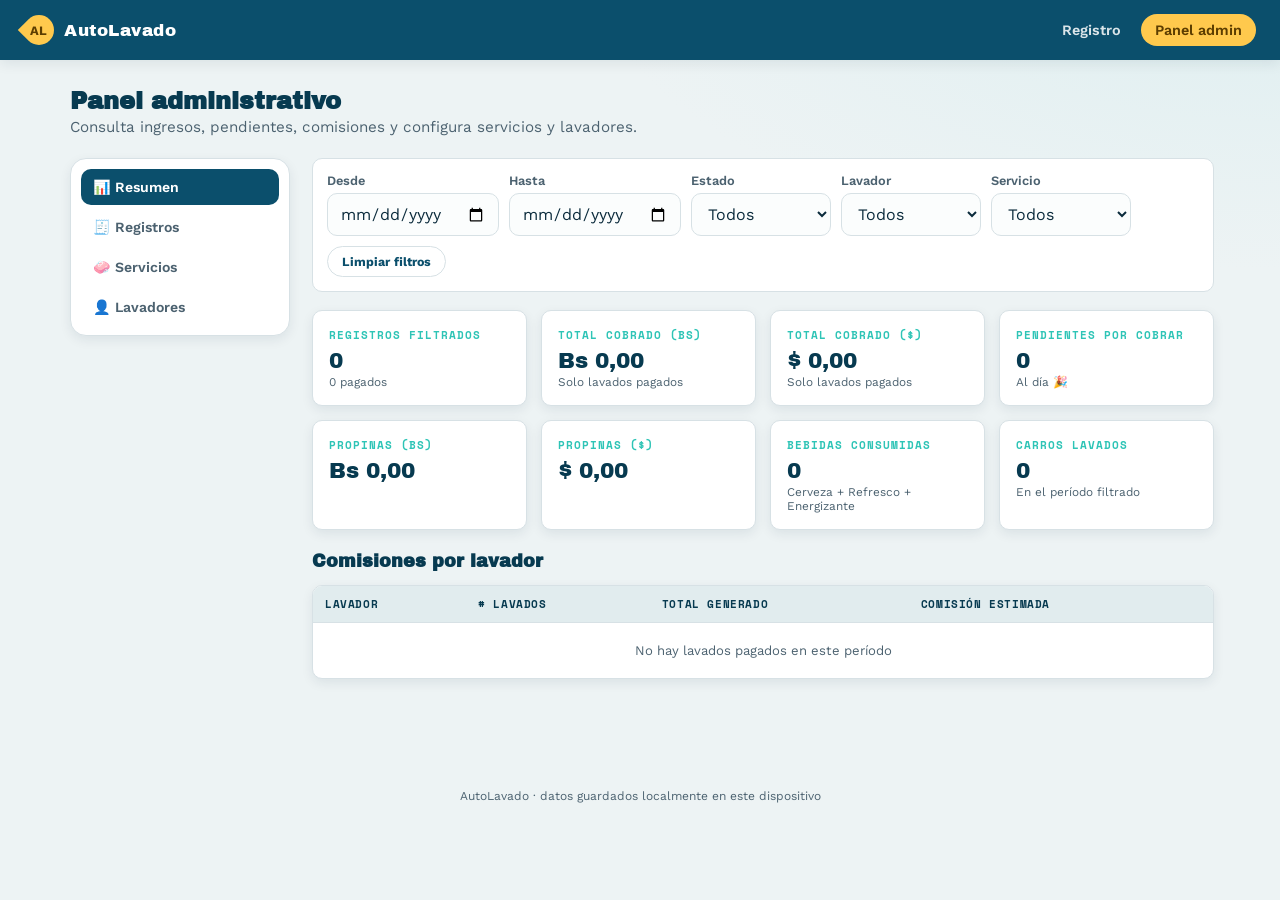
<file: autolavado/autolavado/admin.html>
<!DOCTYPE html>
<html lang="es">
<head>
<meta charset="UTF-8">
<meta name="viewport" content="width=device-width, initial-scale=1.0">
<title>AutoLavado — Panel administrativo</title>
<style>
/* =========================================================
   AutoLavado — Sistema de registro y panel administrativo
   Paleta: agua/jabón (azul profundo + turquesa + amarillo espuma)
   ========================================================= */

@import url('https://fonts.googleapis.com/css2?family=Archivo+Black&family=Work+Sans:wght@400;500;600;700&family=Space+Mono:wght@400;700&display=swap');

:root{
  --bg: #EDF3F4;
  --bg-soft: #E1ECEE;
  --surface: #FFFFFF;
  --ink: #0B2B3C;
  --ink-soft: #4C6270;
  --primary: #0B4F6C;
  --primary-dark: #073A50;
  --accent: #FFC94D;
  --accent-ink: #5C3D00;
  --aqua: #2EC4B6;
  --danger: #E4572E;
  --danger-bg: #FDEAE3;
  --success: #2E933C;
  --success-bg: #E6F4E8;
  --pending: #E08E00;
  --pending-bg: #FFF3DC;
  --border: #D7E1E5;
  --radius: 16px;
  --radius-sm: 10px;
  --shadow: 0 10px 30px rgba(11,43,60,0.10);
  --shadow-sm: 0 4px 12px rgba(11,43,60,0.08);
  --font-display: 'Archivo Black', 'Work Sans', sans-serif;
  --font-body: 'Work Sans', sans-serif;
  --font-mono: 'Space Mono', monospace;
}

*, *::before, *::after{ box-sizing: border-box; }

html{ scroll-behavior: smooth; }

body{
  margin:0;
  font-family: var(--font-body);
  color: var(--ink);
  background:
    radial-gradient(1200px 600px at 100% -10%, #DCEEF0 0%, transparent 60%),
    var(--bg);
  min-height: 100vh;
  -webkit-font-smoothing: antialiased;
}

a{ color: inherit; }

button, input, select, textarea{ font-family: inherit; font-size: 1rem; }

/* ---------- Header / nav ---------- */
.top-nav{
  position: sticky;
  top:0;
  z-index: 40;
  display:flex;
  align-items:center;
  justify-content:space-between;
  padding: 14px 24px;
  background: var(--primary);
  color:#fff;
  box-shadow: var(--shadow-sm);
}
.brand{
  display:flex;
  align-items:center;
  gap:10px;
  font-family: var(--font-display);
  letter-spacing: 0.5px;
  font-size: 1.05rem;
  text-decoration:none;
  color:#fff;
}
.brand .drop{
  width: 30px; height: 30px;
  display:grid; place-items:center;
  background: var(--accent);
  border-radius: 50% 50% 50% 0;
  transform: rotate(45deg);
  color: var(--accent-ink);
  font-family: var(--font-body);
  font-weight: 700;
  font-size: .8rem;
}
.brand .drop span{ transform: rotate(-45deg); }

.nav-links{ display:flex; gap:6px; }
.nav-links a{
  text-decoration:none;
  color: rgba(255,255,255,0.85);
  font-weight:600;
  font-size:.9rem;
  padding: 8px 14px;
  border-radius: 999px;
  transition: background .15s ease, color .15s ease;
}
.nav-links a:hover{ background: rgba(255,255,255,0.12); color:#fff; }
.nav-links a.active{ background: var(--accent); color: var(--accent-ink); }

/* ---------- Layout ---------- */
.page{
  max-width: 1180px;
  margin: 0 auto;
  padding: 28px 20px 80px;
}
.page-head{
  margin-bottom: 22px;
}
.page-head h1{
  font-family: var(--font-display);
  font-size: 1.5rem;
  margin: 0 0 4px;
  color: var(--primary-dark);
}
.page-head p{
  margin:0;
  color: var(--ink-soft);
  font-size: .95rem;
}

.grid-2{
  display:grid;
  grid-template-columns: minmax(0,1.15fr) minmax(0,1fr);
  gap: 24px;
  align-items:start;
}
@media (max-width: 900px){
  .grid-2{ grid-template-columns: 1fr; }
}

/* ---------- Card / secciones de formulario ---------- */
.card{
  background: var(--surface);
  border-radius: var(--radius);
  box-shadow: var(--shadow);
  padding: 22px;
  border: 1px solid var(--border);
}

.form-section{
  border-top: 1px dashed var(--border);
  padding-top: 16px;
  margin-top: 16px;
}
.form-section:first-of-type{ border-top:none; margin-top:0; padding-top:0; }

.section-eyebrow{
  font-family: var(--font-mono);
  font-size: .72rem;
  letter-spacing: 1.5px;
  text-transform: uppercase;
  color: var(--aqua);
  font-weight:700;
  display:flex;
  align-items:center;
  gap:8px;
  margin-bottom: 10px;
}
.section-eyebrow::before{
  content:"";
  width: 16px; height: 2px;
  background: var(--accent);
  display:inline-block;
}

.field-row{
  display:grid;
  grid-template-columns: repeat(2, 1fr);
  gap: 14px;
}
.field-row.thirds{ grid-template-columns: repeat(3, 1fr); }
@media (max-width: 560px){
  .field-row, .field-row.thirds{ grid-template-columns: 1fr; }
}

label{
  display:block;
  font-size: .8rem;
  font-weight: 600;
  color: var(--ink-soft);
  margin-bottom: 5px;
}
.field{ margin-bottom: 14px; }

input[type=text], input[type=tel], input[type=number], input[type=date], select, textarea{
  width:100%;
  padding: 10px 12px;
  border: 1.5px solid var(--border);
  border-radius: var(--radius-sm);
  background: #FBFDFD;
  color: var(--ink);
  outline: none;
  transition: border-color .15s ease, box-shadow .15s ease;
}
input:focus, select:focus, textarea:focus{
  border-color: var(--primary);
  box-shadow: 0 0 0 3px rgba(11,79,108,0.12);
}
input::placeholder{ color: #9FB0B8; }

.hint{ font-size: .75rem; color: var(--ink-soft); margin-top: 4px; }

/* Segmented control (método de pago) */
.segmented{
  display:flex;
  gap: 8px;
  flex-wrap: wrap;
}
.segmented input{ display:none; }
.segmented label{
  margin:0;
  cursor:pointer;
  padding: 9px 14px;
  border-radius: 999px;
  border: 1.5px solid var(--border);
  background: #FBFDFD;
  font-size: .85rem;
  font-weight:600;
  color: var(--ink-soft);
  transition: all .15s ease;
}
.segmented input:checked + label{
  background: var(--primary);
  border-color: var(--primary);
  color:#fff;
}
.segmented input[value="pendiente"]:checked + label{
  background: var(--pending);
  border-color: var(--pending);
}

/* Contador de bebidas */
.drink-grid{
  display:grid;
  grid-template-columns: repeat(3, 1fr);
  gap: 12px;
}
@media (max-width: 560px){ .drink-grid{ grid-template-columns: 1fr; } }
.drink-card{
  border: 1.5px solid var(--border);
  border-radius: var(--radius-sm);
  padding: 10px 12px;
  text-align:center;
  background: #FBFDFD;
}
.drink-card .drink-label{
  font-size: .8rem;
  font-weight:700;
  color: var(--ink);
  margin-bottom: 8px;
  display:flex;
  align-items:center;
  justify-content:center;
  gap:6px;
}
.stepper{
  display:flex;
  align-items:center;
  justify-content:center;
  gap: 10px;
}
.stepper button{
  width: 30px; height:30px;
  border-radius: 50%;
  border: none;
  background: var(--primary);
  color:#fff;
  font-size: 1rem;
  cursor:pointer;
  line-height:1;
}
.stepper button:hover{ background: var(--primary-dark); }
.stepper span{
  font-family: var(--font-mono);
  font-weight:700;
  min-width: 22px;
  display:inline-block;
}

/* ---------- Botones ---------- */
.btn{
  display:inline-flex;
  align-items:center;
  justify-content:center;
  gap:8px;
  border:none;
  border-radius: 999px;
  padding: 12px 22px;
  font-weight: 700;
  font-size: .92rem;
  cursor:pointer;
  transition: transform .1s ease, background .15s ease, box-shadow .15s ease;
}
.btn:active{ transform: scale(0.97); }
.btn-primary{ background: var(--primary); color:#fff; }
.btn-primary:hover{ background: var(--primary-dark); }
.btn-accent{ background: var(--accent); color: var(--accent-ink); }
.btn-accent:hover{ filter: brightness(0.96); }
.btn-ghost{ background: transparent; color: var(--primary); border: 1.5px solid var(--border); }
.btn-ghost:hover{ border-color: var(--primary); }
.btn-danger{ background: var(--danger-bg); color: var(--danger); }
.btn-danger:hover{ background: #FADCD2; }
.btn-sm{ padding: 7px 14px; font-size: .78rem; }
.btn-block{ width:100%; }

/* ---------- Tickets ---------- */
.tickets-head{
  display:flex;
  align-items:baseline;
  justify-content:space-between;
  margin-bottom: 12px;
}
.tickets-head h2{
  font-family: var(--font-display);
  font-size: 1.05rem;
  color: var(--primary-dark);
  margin:0;
}
.tickets-head .count{
  font-family: var(--font-mono);
  font-size: .8rem;
  color: var(--ink-soft);
}

.ticket-list{ display:flex; flex-direction:column; gap: 22px; }

.ticket{
  position:relative;
  background: var(--surface);
  border-radius: var(--radius-sm) var(--radius-sm) 0 0;
  box-shadow: var(--shadow-sm);
  padding: 18px 18px 22px;
  border: 1px solid var(--border);
  border-bottom: none;
}
.ticket::after{
  content:"";
  position:absolute;
  left:0; right:0; bottom:-16px;
  height:16px;
  background-image: radial-gradient(circle at 8px 0, transparent 8px, var(--surface) 8.5px);
  background-size: 16px 16px;
  background-repeat: repeat-x;
  filter: drop-shadow(0 8px 6px rgba(11,43,60,0.05));
}
.ticket-top{
  display:flex;
  justify-content:space-between;
  align-items:flex-start;
  gap: 10px;
}
.ticket-client{ font-weight:700; font-size: 1rem; }
.ticket-sub{ font-size: .78rem; color: var(--ink-soft); margin-top:2px; }
.stamp{
  font-family: var(--font-mono);
  font-size: .68rem;
  font-weight:700;
  letter-spacing: 1px;
  padding: 5px 10px;
  border-radius: 6px;
  border: 2px solid currentColor;
  text-transform: uppercase;
  transform: rotate(3deg);
  white-space: nowrap;
}
.stamp.pagado{ color: var(--success); background: var(--success-bg); }
.stamp.pendiente{ color: var(--pending); background: var(--pending-bg); }

.ticket-divider{
  border-top: 1px dashed var(--border);
  margin: 12px 0;
}
.ticket-grid{
  display:grid;
  grid-template-columns: repeat(2, 1fr);
  gap: 6px 16px;
  font-size: .84rem;
}
.ticket-grid .lbl{ color: var(--ink-soft); }
.ticket-grid .val{ font-weight:600; text-align:right; }
.ticket-amount{
  font-family: var(--font-mono);
  font-weight:700;
  font-size: 1.05rem;
  color: var(--primary-dark);
}
.ticket-actions{ margin-top: 14px; display:flex; gap:8px; flex-wrap:wrap; }

.empty-state{
  text-align:center;
  padding: 40px 20px;
  color: var(--ink-soft);
  border: 1.5px dashed var(--border);
  border-radius: var(--radius);
  background: rgba(255,255,255,0.5);
}
.empty-state .icon{ font-size: 1.6rem; margin-bottom: 8px; }

/* Mini formulario inline (marcar pagado) */
.inline-pay-form{
  margin-top: 12px;
  padding: 12px;
  border-radius: var(--radius-sm);
  background: var(--bg-soft);
  display:none;
}
.inline-pay-form.open{ display:block; }

/* ---------- Toast ---------- */
.toast{
  position: fixed;
  bottom: 24px;
  left: 50%;
  transform: translateX(-50%) translateY(20px);
  background: var(--primary-dark);
  color:#fff;
  padding: 12px 20px;
  border-radius: 999px;
  font-weight:600;
  font-size: .88rem;
  box-shadow: var(--shadow);
  opacity:0;
  pointer-events:none;
  transition: all .25s ease;
  z-index: 100;
}
.toast.show{ opacity:1; transform: translateX(-50%) translateY(0); }

/* =========================================================
   PANEL ADMINISTRATIVO
   ========================================================= */
.admin-shell{
  display:grid;
  grid-template-columns: 220px 1fr;
  gap: 22px;
}
@media (max-width: 820px){
  .admin-shell{ grid-template-columns: 1fr; }
}
.admin-tabs{
  display:flex;
  flex-direction:column;
  gap:4px;
  background: var(--surface);
  border: 1px solid var(--border);
  border-radius: var(--radius);
  padding: 10px;
  height: fit-content;
  box-shadow: var(--shadow-sm);
}
@media (max-width: 820px){
  .admin-tabs{ flex-direction:row; overflow-x:auto; }
}
.admin-tab-btn{
  text-align:left;
  background:transparent;
  border:none;
  padding: 10px 12px;
  border-radius: var(--radius-sm);
  font-weight:600;
  color: var(--ink-soft);
  cursor:pointer;
  font-size: .88rem;
  white-space:nowrap;
}
.admin-tab-btn:hover{ background: var(--bg-soft); }
.admin-tab-btn.active{ background: var(--primary); color:#fff; }

.admin-panel{ display:none; }
.admin-panel.active{ display:block; }

.kpi-grid{
  display:grid;
  grid-template-columns: repeat(4, 1fr);
  gap: 14px;
  margin-bottom: 22px;
}
@media (max-width: 900px){ .kpi-grid{ grid-template-columns: repeat(2,1fr); } }
@media (max-width: 480px){ .kpi-grid{ grid-template-columns: 1fr; } }
.kpi{
  background: var(--surface);
  border: 1px solid var(--border);
  border-radius: var(--radius-sm);
  padding: 16px;
  box-shadow: var(--shadow-sm);
}
.kpi .kpi-label{
  font-family: var(--font-mono);
  font-size: .68rem;
  text-transform: uppercase;
  letter-spacing: 1px;
  color: var(--aqua);
  font-weight:700;
}
.kpi .kpi-value{
  font-family: var(--font-display);
  font-size: 1.35rem;
  color: var(--primary-dark);
  margin-top: 6px;
}
.kpi .kpi-sub{ font-size: .74rem; color: var(--ink-soft); margin-top:2px; }

.filters-bar{
  display:flex;
  flex-wrap:wrap;
  gap: 10px;
  align-items:flex-end;
  background: var(--surface);
  border: 1px solid var(--border);
  border-radius: var(--radius-sm);
  padding: 14px;
  margin-bottom: 18px;
}
.filters-bar .field{ margin-bottom:0; min-width: 140px; }

.table-wrap{
  overflow-x:auto;
  background: var(--surface);
  border: 1px solid var(--border);
  border-radius: var(--radius-sm);
  box-shadow: var(--shadow-sm);
}
table{ width:100%; border-collapse: collapse; font-size: .82rem; min-width: 900px; }
thead th{
  text-align:left;
  background: var(--bg-soft);
  color: var(--primary-dark);
  font-family: var(--font-mono);
  font-size: .68rem;
  text-transform: uppercase;
  letter-spacing: .6px;
  padding: 10px 12px;
  border-bottom: 1px solid var(--border);
  white-space:nowrap;
}
tbody td{
  padding: 10px 12px;
  border-bottom: 1px solid var(--border);
  vertical-align: middle;
  white-space:nowrap;
}
tbody tr:last-child td{ border-bottom:none; }
tbody tr:hover{ background: rgba(46,196,182,0.05); }

.badge{
  display:inline-block;
  padding: 3px 9px;
  border-radius: 999px;
  font-size: .7rem;
  font-weight:700;
}
.badge.pagado{ background: var(--success-bg); color: var(--success); }
.badge.pendiente{ background: var(--pending-bg); color: var(--pending); }

.row-actions{ display:flex; gap:6px; }

.manager-head{
  display:flex;
  justify-content:space-between;
  align-items:center;
  margin-bottom: 14px;
}
.manager-head h2{
  font-family: var(--font-display);
  font-size: 1.1rem;
  color: var(--primary-dark);
  margin:0;
}

.manage-list{ display:flex; flex-direction:column; gap:10px; }
.manage-item{
  display:flex;
  align-items:center;
  gap:12px;
  background: var(--surface);
  border: 1px solid var(--border);
  border-radius: var(--radius-sm);
  padding: 12px 14px;
  box-shadow: var(--shadow-sm);
  flex-wrap:wrap;
}
.manage-item .mi-fields{
  display:flex;
  gap:10px;
  flex:1;
  flex-wrap:wrap;
}
.manage-item .mi-fields .field{ margin-bottom:0; min-width: 120px; flex:1; }

/* Modal */
.modal-backdrop{
  position:fixed; inset:0;
  background: rgba(11,43,60,0.45);
  display:none;
  align-items:center;
  justify-content:center;
  z-index: 90;
  padding: 20px;
}
.modal-backdrop.open{ display:flex; }
.modal{
  background:#fff;
  border-radius: var(--radius);
  padding: 22px;
  max-width: 420px;
  width:100%;
  box-shadow: var(--shadow);
}
.modal h3{ font-family: var(--font-display); color: var(--primary-dark); margin-top:0; }
.modal-actions{ display:flex; gap:10px; justify-content:flex-end; margin-top: 16px; }

footer.small-print{
  text-align:center;
  color: var(--ink-soft);
  font-size: .75rem;
  padding: 30px 20px 10px;
}

</style>
</head>
<body>

<nav class="top-nav">
  <a href="index.html" class="brand"><span class="drop"><span>AL</span></span> AutoLavado</a>
  <div class="nav-links">
    <a href="index.html">Registro</a>
    <a href="admin.html" class="active">Panel admin</a>
  </div>
</nav>

<div class="page">
  <div class="page-head">
    <h1>Panel administrativo</h1>
    <p>Consulta ingresos, pendientes, comisiones y configura servicios y lavadores.</p>
  </div>

  <div class="admin-shell">
    <div class="admin-tabs">
      <button class="admin-tab-btn active" data-tab="resumen">📊 Resumen</button>
      <button class="admin-tab-btn" data-tab="registros">🧾 Registros</button>
      <button class="admin-tab-btn" data-tab="servicios">🧼 Servicios</button>
      <button class="admin-tab-btn" data-tab="lavadores">👤 Lavadores</button>
    </div>

    <div>
      <!-- Filtros comunes -->
      <div class="filters-bar">
        <div class="field">
          <label for="filtroDesde">Desde</label>
          <input type="date" id="filtroDesde">
        </div>
        <div class="field">
          <label for="filtroHasta">Hasta</label>
          <input type="date" id="filtroHasta">
        </div>
        <div class="field">
          <label for="filtroEstado">Estado</label>
          <select id="filtroEstado">
            <option value="">Todos</option>
            <option value="PAGADO">Pagado</option>
            <option value="PENDIENTE">Pendiente</option>
          </select>
        </div>
        <div class="field">
          <label for="filtroLavador">Lavador</label>
          <select id="filtroLavador"><option value="">Todos</option></select>
        </div>
        <div class="field">
          <label for="filtroServicio">Servicio</label>
          <select id="filtroServicio"><option value="">Todos</option></select>
        </div>
        <button class="btn btn-ghost btn-sm" id="btnLimpiarFiltros">Limpiar filtros</button>
      </div>

      <!-- ===== Resumen ===== -->
      <div class="admin-panel active" id="panel-resumen">
        <div class="kpi-grid" id="kpiGrid"></div>
        <div class="manager-head"><h2>Comisiones por lavador</h2></div>
        <div class="table-wrap">
          <table>
            <thead>
              <tr><th>Lavador</th><th># Lavados</th><th>Total generado</th><th>Comisión estimada</th></tr>
            </thead>
            <tbody id="tablaComisiones"></tbody>
          </table>
        </div>
      </div>

      <!-- ===== Registros ===== -->
      <div class="admin-panel" id="panel-registros">
        <div class="manager-head">
          <h2>Todos los registros</h2>
          <span class="hint" id="registrosCount"></span>
        </div>
        <div class="table-wrap">
          <table>
            <thead>
              <tr>
                <th>Fecha</th><th>Cliente</th><th>Teléfono</th><th>Carro</th><th>Servicio</th>
                <th>Bebidas</th><th>Método</th><th>Referencia</th><th>Monto</th>
                <th>Lavador</th><th>%</th><th>Comisión</th><th>Propina</th><th>Estado</th><th>Acciones</th>
              </tr>
            </thead>
            <tbody id="tablaRegistros"></tbody>
          </table>
        </div>
      </div>

      <!-- ===== Servicios ===== -->
      <div class="admin-panel" id="panel-servicios">
        <div class="manager-head">
          <h2>Tipos de servicio</h2>
          <button class="btn btn-accent btn-sm" id="btnAddServicio">+ Agregar servicio</button>
        </div>
        <div class="manage-list" id="listaServicios"></div>
      </div>

      <!-- ===== Lavadores ===== -->
      <div class="admin-panel" id="panel-lavadores">
        <div class="manager-head">
          <h2>Lavadores</h2>
          <button class="btn btn-accent btn-sm" id="btnAddLavador">+ Agregar lavador</button>
        </div>
        <div class="manage-list" id="listaLavadores"></div>
      </div>
    </div>
  </div>
</div>

<!-- Modal de confirmación (eliminar) -->
<div class="modal-backdrop" id="modalConfirm">
  <div class="modal">
    <h3>¿Eliminar este registro?</h3>
    <p id="modalConfirmText">Esta acción no se puede deshacer.</p>
    <div class="modal-actions">
      <button class="btn btn-ghost btn-sm" id="modalCancelBtn">Cancelar</button>
      <button class="btn btn-danger btn-sm" id="modalOkBtn">Eliminar</button>
    </div>
  </div>
</div>

<div class="toast" id="toast"></div>

<footer class="small-print">AutoLavado · datos guardados localmente en este dispositivo</footer>

<script src="js/data.js"></script>
<script src="js/admin.js"></script>
</body>
</html>
</file>
